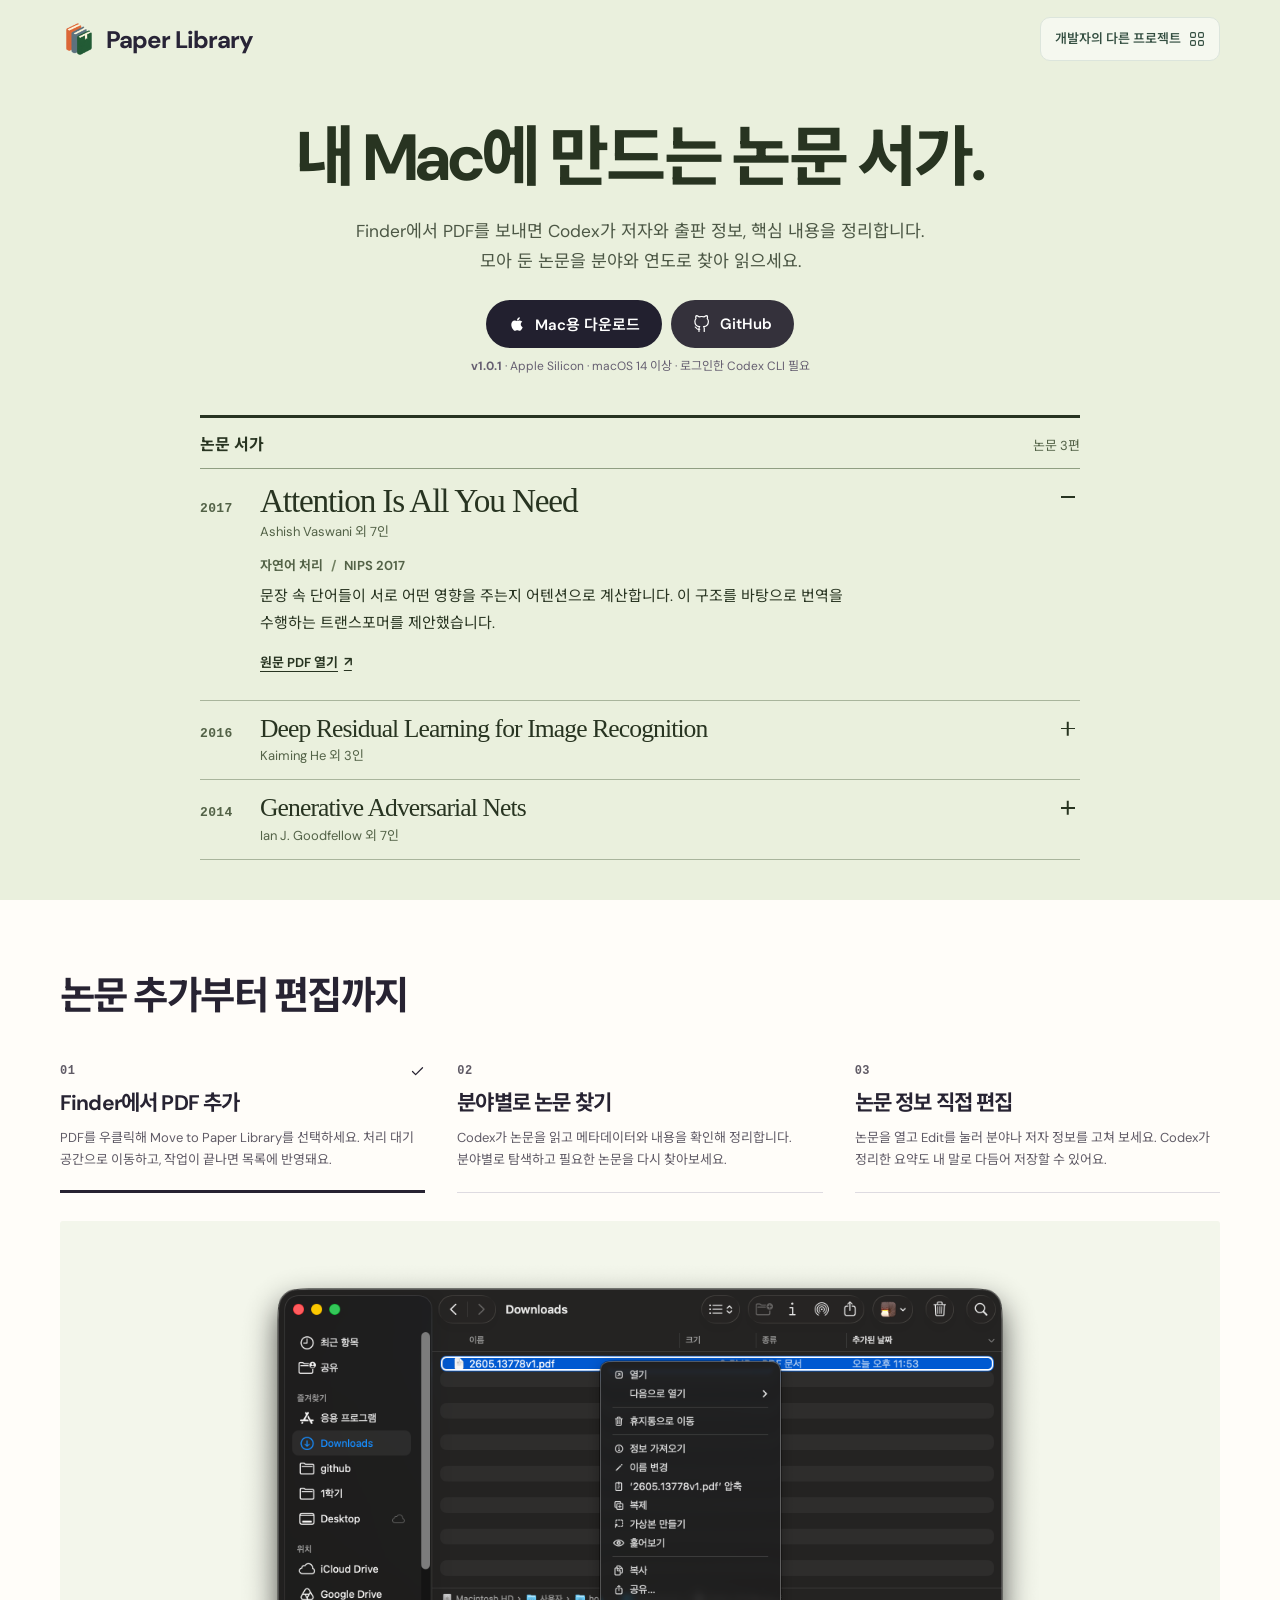
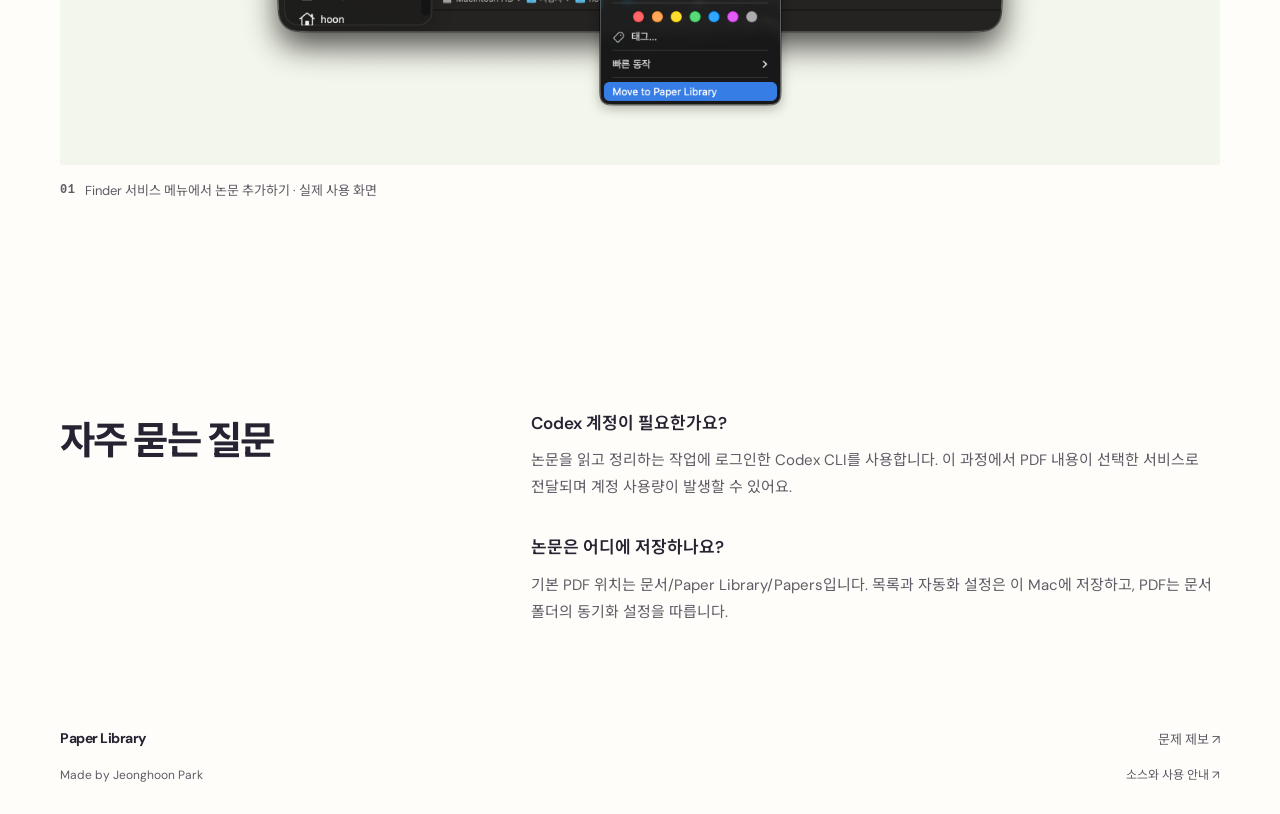
<file: website/index.html>
<!doctype html>
<!-- Source: Product cover: site/cover.html. Generated by jeonghoonpark.com/scripts/build-project-sites.py. -->
<html lang="ko">
<head>
  <meta charset="utf-8">
  <meta name="viewport" content="width=device-width,initial-scale=1">
  <meta name="theme-color" content="#eaf0dd">
  <title>Paper Library · 내 Mac의 논문 라이브러리</title>
  <meta name="description" content="PDF를 추가하면 Codex가 읽고 확인한 뒤 분야별로 정리합니다. 논문을 읽고, 메모하고, 다시 찾는 흐름을 한곳에 담았어요.">
  <meta property="og:type" content="website">
  <meta property="og:locale" content="ko_KR">
  <meta property="og:title" content="Paper Library · 내 Mac의 논문 라이브러리">
  <meta property="og:description" content="PDF를 추가하면 Codex가 읽고 확인한 뒤 분야별로 정리합니다. 논문을 읽고, 메모하고, 다시 찾는 흐름을 한곳에 담았어요.">
  <link rel="canonical" href="https://paper-library.pages.dev/"><meta property="og:url" content="https://paper-library.pages.dev/">
  <link rel="icon" href="favicon.ico">
  <link rel="icon" href="favicon-32x32.png" type="image/png" sizes="32x32">
  <link rel="icon" href="assets/product-icon.png?v=e6faabf42100" type="image/png">
  <link rel="apple-touch-icon" href="apple-touch-icon.png" sizes="180x180">
  <link rel="manifest" href="site.webmanifest">

  <link rel="stylesheet" href="assets/product-site.css">
  <link rel="stylesheet" href="assets/cover.css">
  <script src="project-directory/directory.js?v=3e394160093c" defer></script>
  <script src="assets/product-site.js" defer></script>
  <script src="assets/cover.js" defer></script>
</head>
<body class="collection-page product-paper-library ">
  <a class="skip" href="#main">본문으로 이동</a>
  <header class="masthead">
    <div class="container masthead-inner">
      <a class="brand" href="./" aria-label="Paper Library 홈">
        <img src="assets/product-icon.png?v=e6faabf42100" alt="" width="40" height="40">Paper Library
      </a>
      <nav aria-label="주요 메뉴">
        <project-directory current="paper-library" placement="header"></project-directory>
        <noscript><a href="https://jeonghoonpark.com/">개발자의 다른 프로젝트</a></noscript>
      </nav>
    </div>
  </header>
  <main id="main">
    <section class="product-cover paper-cover" aria-labelledby="paper-title">
  <div class="paper-opening container">
    <h1 id="paper-title">내 Mac에 만드는 논문 서가.</h1>
    <p class="paper-intro">Finder에서 PDF를 보내면 Codex가 저자와 출판 정보, 핵심 내용을 정리합니다.<br> 모아 둔 논문을 분야와 연도로 찾아 읽으세요.</p>
    <div class="cover-actions"><a class="button cover-download" href="/downloads/latest.dmg"><svg viewBox="0 0 24 24" aria-hidden="true"><path d="M17.05 20.28c-.98.95-2.05.8-3.08.35-1.09-.46-2.09-.48-3.24 0-1.44.62-2.2.44-3.06-.35C2.79 15.25 3.51 7.59 9.05 7.31c1.35.07 2.29.79 3.08.84 1.18-.24 2.31-.98 3.57-.89 1.51.12 2.65.72 3.4 1.8-3.12 1.87-2.38 5.98.48 7.13-.57 1.5-1.31 2.99-2.54 4.1zM12.03 7.25C11.88 5.02 13.69 3.18 15.77 3c.28 2.56-2.32 4.47-3.74 4.25z"/></svg>Mac용 다운로드</a><a class="button github-link" href="https://github.com/hoonably/paper-library" target="_blank" rel="noreferrer"><svg viewBox="0 0 24 24" aria-hidden="true"><path d="M9 19c-4.3 1.4-4.3-2.5-6-3m12 6v-3.87a3.37 3.37 0 0 0-.94-2.61c3.14-.35 6.44-1.54 6.44-7A5.44 5.44 0 0 0 19 4.77 5.07 5.07 0 0 0 18.91 1S17.73.65 15 2.48a13.38 13.38 0 0 0-7 0C5.27.65 4.09 1 4.09 1A5.07 5.07 0 0 0 4 4.77a5.44 5.44 0 0 0-1.5 3.78c0 5.42 3.3 6.61 6.44 7A3.37 3.37 0 0 0 8 18.13V22"/></svg><span>GitHub</span></a></div>
    <p class="cover-platform"><strong class="cover-version">v1.0.1</strong> · Apple Silicon · macOS 14 이상 · 로그인한 Codex CLI 필요</p>
  </div>
  <section class="paper-shelf container" aria-labelledby="paper-shelf-title">
    <header class="paper-shelf-heading">
      <h2 id="paper-shelf-title">논문 서가</h2>
      <p>논문 3편</p>
    </header>
    <details class="paper-record" name="sample-paper" open>
      <summary>
        <span class="paper-year">2017</span>
        <span class="paper-citation">
          <cite lang="en">Attention Is All You Need</cite>
          <span>Ashish Vaswani 외 7인</span>
        </span>
        <span class="paper-toggle" aria-hidden="true"></span>
      </summary>
      <div class="paper-annotation">
        <p class="paper-meta">자연어 처리 <span aria-hidden="true">/</span> NIPS 2017</p>
        <p>문장 속 단어들이 서로 어떤 영향을 주는지 어텐션으로 계산합니다. 이 구조를 바탕으로 번역을 수행하는 트랜스포머를 제안했습니다.</p>
        <a href="https://arxiv.org/pdf/1706.03762">원문 PDF 열기 <span aria-hidden="true">↗</span></a>
      </div>
    </details>
    <details class="paper-record" name="sample-paper">
      <summary>
        <span class="paper-year">2016</span>
        <span class="paper-citation">
          <cite lang="en">Deep Residual Learning for Image Recognition</cite>
          <span>Kaiming He 외 3인</span>
        </span>
        <span class="paper-toggle" aria-hidden="true"></span>
      </summary>
      <div class="paper-annotation">
        <p class="paper-meta">컴퓨터 비전 <span aria-hidden="true">/</span> CVPR 2016</p>
        <p>입력을 뒤쪽 층으로 바로 전달하는 연결을 두고 각 층은 입력에 더할 차이를 학습합니다. 이 방법으로 깊은 이미지 인식 모델을 훈련했습니다.</p>
        <a href="https://arxiv.org/pdf/1512.03385">원문 PDF 열기 <span aria-hidden="true">↗</span></a>
      </div>
    </details>
    <details class="paper-record" name="sample-paper">
      <summary>
        <span class="paper-year">2014</span>
        <span class="paper-citation">
          <cite lang="en">Generative Adversarial Nets</cite>
          <span>Ian J. Goodfellow 외 7인</span>
        </span>
        <span class="paper-toggle" aria-hidden="true"></span>
      </summary>
      <div class="paper-annotation">
        <p class="paper-meta">생성 모델 <span aria-hidden="true">/</span> NIPS 2014</p>
        <p>생성기는 데이터를 만들고, 판별기는 생성된 데이터와 실제 학습 데이터를 구별합니다. 두 모델이 경쟁하며 함께 학습하는 방법을 제시했습니다.</p>
        <a href="https://arxiv.org/pdf/1406.2661">원문 PDF 열기 <span aria-hidden="true">↗</span></a>
      </div>
    </details>
  </section>
</section>

    <section class="features container" id="features" aria-labelledby="features-title">
      <div class="section-top"><h2 id="features-title">논문 추가부터 편집까지</h2></div>
      <div class="feature-gallery" data-feature-gallery><div class="feature-grid" role="tablist" aria-label="기능별 화면"><button class="feature" type="button" role="tab" id="paper-library-feature-1" aria-selected="true" aria-controls="paper-library-screen-1" tabindex="0"><span class="feature-number">01</span><span class="feature-indicator" aria-hidden="true"><svg viewBox="0 0 24 24" fill="none" stroke="currentColor" stroke-width="2" stroke-linecap="round" stroke-linejoin="round"><path d="m20 6-11 11-5-5"/></svg></span><span class="feature-title">Finder에서 PDF 추가</span><span class="feature-description">PDF를 우클릭해 Move to Paper Library를 선택하세요. 처리 대기 공간으로 이동하고, 작업이 끝나면 목록에 반영돼요.</span></button><button class="feature" type="button" role="tab" id="paper-library-feature-2" aria-selected="false" aria-controls="paper-library-screen-2" tabindex="-1"><span class="feature-number">02</span><span class="feature-indicator" aria-hidden="true"><svg viewBox="0 0 24 24" fill="none" stroke="currentColor" stroke-width="2" stroke-linecap="round" stroke-linejoin="round"><path d="m20 6-11 11-5-5"/></svg></span><span class="feature-title">분야별로 논문 찾기</span><span class="feature-description">Codex가 논문을 읽고 메타데이터와 내용을 확인해 정리합니다. 분야별로 탐색하고 필요한 논문을 다시 찾아보세요.</span></button><button class="feature" type="button" role="tab" id="paper-library-feature-3" aria-selected="false" aria-controls="paper-library-screen-3" tabindex="-1"><span class="feature-number">03</span><span class="feature-indicator" aria-hidden="true"><svg viewBox="0 0 24 24" fill="none" stroke="currentColor" stroke-width="2" stroke-linecap="round" stroke-linejoin="round"><path d="m20 6-11 11-5-5"/></svg></span><span class="feature-title">논문 정보 직접 편집</span><span class="feature-description">논문을 열고 Edit를 눌러 분야나 저자 정보를 고쳐 보세요. Codex가 정리한 요약도 내 말로 다듬어 저장할 수 있어요.</span></button></div><div class="feature-viewer"><figure class="feature-panel" id="paper-library-screen-1" role="tabpanel" aria-labelledby="paper-library-feature-1"><button class="feature-stage" type="button" data-image="assets/features/finder.png" aria-label="Finder에서 PDF 추가 화면 크게 보기"><img src="assets/features/finder.png" alt="Finder 서비스 메뉴에서 논문 추가하기 · 실제 사용 화면" width="2064" height="1188" decoding="async" loading="eager"></button><figcaption><span class="feature-caption-number">01</span>Finder 서비스 메뉴에서 논문 추가하기 · 실제 사용 화면</figcaption></figure><figure class="feature-panel" id="paper-library-screen-2" role="tabpanel" aria-labelledby="paper-library-feature-2" hidden><button class="feature-stage" type="button" data-image="assets/app-overview.webp" aria-label="분야별로 논문 찾기 화면 크게 보기"><img src="assets/app-overview.webp" alt="읽고 정리한 논문을 분야별로 찾기" width="3200" height="1944" decoding="async" loading="lazy"></button><figcaption><span class="feature-caption-number">02</span>읽고 정리한 논문을 분야별로 찾기</figcaption></figure><figure class="feature-panel" id="paper-library-screen-3" role="tabpanel" aria-labelledby="paper-library-feature-3" hidden><button class="feature-stage" type="button" data-image="assets/features/edit-paper.webp" aria-label="논문 정보 직접 편집 화면 크게 보기"><img src="assets/features/edit-paper.webp" alt="Attention Is All You Need의 분야와 요약을 편집하는 화면" width="1496" height="1100" decoding="async" loading="lazy"></button><figcaption><span class="feature-caption-number">03</span>Attention Is All You Need의 분야와 요약을 편집하는 화면</figcaption></figure></div></div>
    </section>
    <section class="faq container" aria-labelledby="faq-title">
      <h2 id="faq-title">자주 묻는 질문</h2>
      <div><article class="faq-item"><h3>Codex 계정이 필요한가요?</h3><p>논문을 읽고 정리하는 작업에 로그인한 Codex CLI를 사용합니다. 이 과정에서 PDF 내용이 선택한 서비스로 전달되며 계정 사용량이 발생할 수 있어요.</p></article><article class="faq-item"><h3>논문은 어디에 저장하나요?</h3><p>기본 PDF 위치는 문서/Paper Library/Papers입니다. 목록과 자동화 설정은 이 Mac에 저장하고, PDF는 문서 폴더의 동기화 설정을 따릅니다.</p></article></div>
    </section>
  </main>
  <footer class="footer container">
    <div class="footer-top"><a class="footer-brand" href="./">Paper Library</a><div class="footer-links"><a href="https://github.com/hoonably/paper-library/issues">문제 제보 ↗</a></div></div>
    <div class="footer-bottom"><span>Made by <a href="https://jeonghoonpark.com/">Jeonghoon Park</a></span><a href="https://github.com/hoonably/paper-library">소스와 사용 안내 ↗</a></div>
  </footer>
  <dialog class="image-dialog" aria-label="앱 화면 크게 보기">
    <button type="button" aria-label="확대 화면 닫기"><img alt=""></button>
  </dialog>
</body>
</html>
</file>
<file: website/assets/product-site.css>
@import url("https://fonts.googleapis.com/css2?family=DM+Sans:wght@400;500;600;650;700;750;800&family=Noto+Sans+KR:wght@400;450;500;550;600;650;700;750;800&display=swap");
/* Shared type, navigation, galleries and downloads for the product collection. */
:root{--ink:#243d32;--muted:#5f7166;--accent:#256b54;--soft:#edf4ee;--line:#dfe7de;--paper:#f8faf8;color-scheme:light;font-synthesis:none}

*{box-sizing:border-box}
html{scroll-behavior:smooth;scroll-padding-top:28px}
body{margin:0;min-width:320px;background:var(--paper);color:var(--ink);font-family:"DM Sans","Noto Sans KR",-apple-system,BlinkMacSystemFont,sans-serif;-webkit-font-smoothing:antialiased}
a{color:inherit;text-decoration:none}
button{font:inherit;cursor:pointer}
button,a{-webkit-tap-highlight-color:transparent}
button:focus-visible,a:focus-visible{outline:2px solid var(--accent);outline-offset:5px}
svg{width:22px;height:22px;fill:none;stroke:currentColor;stroke-width:1.6;stroke-linecap:round;stroke-linejoin:round}
img{display:block;max-width:100%;height:auto}
p,h1,h2,h3,figure{margin:0}
.container{width:min(1080px,calc(100% - 96px));margin-inline:auto}
.skip{position:fixed;top:-80px;left:20px;background:var(--ink);color:white;padding:12px;z-index:10}
.skip:focus{top:15px}

.section-top{display:flex;align-items:flex-end;justify-content:space-between;gap:20px;margin-bottom:28px}
.section-top h2,.faq h2{font-size:26px;font-weight:680;letter-spacing:-1px;line-height:normal;margin-top:12px}
.section-top>p{font-size:12px;line-height:1.8;color:var(--muted)}
.feature-grid{display:grid;grid-template-columns:repeat(3,minmax(0,1fr));gap:20px}
.feature{padding:29px 30px 22px;border:1px solid var(--line);border-radius:13px;background:#fff}
.feature-number{color:var(--muted);font-size:10px}
.feature h3,.feature-title{display:block;font-size:21px;font-weight:670;margin:22px 0 12px;letter-spacing:-.7px;word-break:keep-all}
.feature p,.feature-description{display:block;font-size:12px;line-height:1.9;color:var(--muted);word-break:keep-all}
.feature-gallery{--stage-height:520px;--caption-height:48px}
.feature-gallery .feature{position:relative;display:flex;flex-direction:column;align-items:flex-start;justify-content:flex-start;text-align:left;color:var(--ink);transition:transform .16s,border-color .16s,background .16s,box-shadow .16s}
.feature-gallery .feature:hover{transform:translateY(-3px);border-color:var(--accent);box-shadow:0 10px 25px #35573b0c}
.feature-gallery .feature[aria-selected="true"]{border-color:var(--accent);background:color-mix(in srgb,var(--accent) 5%,white)}
.feature-indicator{position:absolute;top:29px;right:25px;width:15px;height:15px;color:var(--accent);opacity:0}
.feature-indicator svg{display:block;width:15px;height:15px;stroke-width:2}
.feature[aria-selected="true"] .feature-indicator{opacity:1}
.feature-viewer{height:calc(var(--stage-height) + var(--caption-height));margin-top:28px}
.feature-panel{height:100%;margin:0}
.feature-panel[hidden]{display:none}
.feature-stage{position:relative;display:flex;align-items:center;justify-content:center;width:100%;height:var(--stage-height);padding:20px;border:1px solid var(--line);border-radius:14px;background:#eef3ee;overflow:hidden;cursor:zoom-in}
.feature-stage img{display:block;flex:none;width:auto;height:auto;max-width:100%;max-height:100%;object-fit:contain;min-width:0;min-height:0}
.feature-panel figcaption{display:flex;align-items:center;gap:10px;height:var(--caption-height);font-size:12px;line-height:1.65;color:var(--muted);overflow:hidden}
.feature-caption-number{flex:none;color:var(--accent);font-size:10px;font-weight:650}
@media(max-width:800px){.feature-gallery{--stage-height:420px}}
@media(max-width:540px){.feature-gallery{--stage-height:300px;--caption-height:60px}.feature-stage{padding:10px}.feature-panel figcaption{font-size:11px}}
.faq{display:grid;grid-template-columns:minmax(0,1fr) minmax(0,1.6fr);gap:40px}
.faq-item + .faq-item { margin-block-start: 32px; }
.faq-item h3{font-size:13px;font-weight:600;line-height:1.7;word-break:keep-all}
.faq-item p{font-size:12px;line-height:1.9;color:var(--muted);margin-top:10px;word-break:keep-all}
.footer { padding-block: clamp(72px, 8vw, 120px) 28px; }
.footer-top{display:flex;align-items:center;justify-content:space-between;gap:25px}
.footer-brand{font-size:14px;font-weight:700;letter-spacing:-.5px}
.footer-links{display:flex;align-items:center;gap:24px;font-size:13px;color:var(--muted)}
.footer-bottom{display:flex;justify-content:space-between;gap:20px;margin-top:17px;font-size:10px;line-height:1.8;color:var(--muted)}
.footer-bottom a:hover{text-decoration:underline}
.image-dialog{width:fit-content;max-width:min(1200px,94vw);max-height:92dvh;padding:0;border:0;border-radius:0;background:transparent;overflow:visible;box-shadow:none}
.image-dialog::backdrop{background:#14271db3;backdrop-filter:blur(4px)}
.image-dialog img{width:auto;height:auto;max-width:min(1200px,94vw);max-height:92dvh;object-fit:contain;cursor:zoom-out}
.image-dialog button{display:block;margin:0;padding:0;border:0;border-radius:0;background:transparent;cursor:zoom-out}
.screenshot img,.feature-stage img,.image-dialog img{border-radius:12px;box-shadow:0 2px 6px #14271d0a,0 10px 24px #14271d1a}
/* Follow the captured native dialog curves, including the antialiased edge. */
img[src$="/transcribe.webp"]{border-radius:.96875% / 1.6766%}
img[src$="/speakers.webp"]{border-radius:1.3157% / 1.6169%}
/* Finder already contains its original transparent window and menu shadows. */
img[src$="/finder.png"]{border-radius:0;box-shadow:none}


.collection-page {
  --paper: #fffdf9;
  --cover-paper: #f4f0fa;
  --ink: #272332;
  --muted: #605b66;
  --line: #dedbe1;
  --accent: #685187;
  --masthead-height: 78px;
  background: var(--paper);
  color: var(--ink);
}
.collection-page ::selection { color: #252032; background: #e1ccef; }
.collection-page .container { width: min(1160px, calc(100% - 80px)); }
.collection-page .masthead,
.collection-page .product-cover { background-color: var(--cover-paper); }
.product-cover {
  min-height: calc(100svh - var(--masthead-height));
  display: grid;
  grid-template-columns: minmax(0, 1fr);
  align-content: center;
  gap: clamp(24px, 3vw, 40px);
  padding-block: clamp(24px, 4svh, 56px);
}
.masthead-inner { display: flex; justify-content: space-between; align-items: center; min-height: var(--masthead-height); }
.masthead .brand { display: inline-flex; align-items: center; font-weight: 750; gap: 8px; color: #282436; font-size: 24px; letter-spacing: -.04em; }
.masthead .brand img { width: 38px; height: 38px; }
.cover-actions { display: flex; justify-content: center; align-items: center; gap: 9px; margin: 24px 0 9px; }
.cover-actions a {
  display: inline-flex;
  align-items: center;
  justify-content: center;
  gap: 9px;
  min-height: 48px;
  padding: 0 22px;
  border: 0;
  border-radius: 999px;
  background: #22202f;
  color: #fff;
  font-size: 15px;
  font-weight: 600;
  transition: background .18s ease-out, transform .18s ease-out;
}
.cover-actions .github-link { background: #34313b; }
.cover-actions .github-link span[aria-hidden] { display: none; }
.cover-actions svg { width: 18px; height: 18px; }
.cover-actions .cover-download svg { fill: currentColor; stroke: none; }
.product-macro-studio .cover-download svg { fill: none; stroke: currentColor; }
.cover-actions a:hover { background: #4a4058; transform: translateY(-1px); }
.cover-platform { color: #665f71; font-size: 12px; line-height: 1.6; }
.collection-page .features { padding-block-start: clamp(40px, 5vw, 80px); }
.collection-page .section-top h2,
.collection-page .faq h2 { margin: 0; font-size: clamp(26px, 3vw, 44px); font-weight: 700; letter-spacing: -.04em; }
.collection-page .section-top { margin-bottom: 26px; }
.collection-page .faq { margin-block-start: clamp(120px, calc(64px + 10vw), 216px); }
.collection-page .faq-item h3 { font-size: 17px; }
.collection-page .faq-item p { font-size: 15px; line-height: 1.8; }
.collection-page .footer-bottom { font-size: 12px; }
.collection-page .feature-gallery {
  --gallery-ink: var(--ink);
  --gallery-muted: var(--muted);
  --gallery-rule: var(--line);
  --gallery-field: color-mix(in srgb, var(--cover-paper) 58%, white);
  --stage-height: clamp(26rem, 44vw, 34rem);
  --caption-height: 3.25rem;
}

.collection-page .feature-grid {
  grid-template-columns: repeat(3, minmax(0, 1fr));
  gap: clamp(12px, 2.5vw, 36px);
}

.collection-page .feature-gallery .feature {
  display: grid;
  grid-template-columns: minmax(0, 1fr) auto;
  grid-template-rows: auto auto 1fr;
  align-items: start;
  align-content: start;
  gap: 9px;
  padding: 16px 0 20px;
  border: 0;
  border-bottom: 1px solid var(--gallery-rule);
  border-radius: 0;
  color: var(--gallery-ink);
  background: transparent;
  box-shadow: none;
  transform: none;
}

.collection-page .feature-gallery .feature:hover {
  border-color: var(--gallery-ink);
}

.collection-page .feature-gallery .feature[aria-selected="true"] {
  border-color: var(--gallery-ink);
  box-shadow: inset 0 -2px var(--gallery-ink);
}

.collection-page .feature-gallery :focus-visible {
  outline: 3px solid #6843a1;
  outline-offset: 3px;
  z-index: 1;
}

.collection-page .feature-number,
.collection-page .feature-caption-number {
  font: 600 12px/1.4 ui-monospace, monospace;
  letter-spacing: .04em;
  color: var(--gallery-muted);
}

.collection-page .feature-indicator {
  position: static;
  align-self: center;
  color: var(--gallery-ink);
}

.collection-page .feature-title,
.collection-page .feature-description {
  grid-column: 1 / -1;
  margin: 0;
}

.collection-page .feature-title {
  font-size: clamp(18px, 1.65vw, 24px);
  line-height: 1.4;
  letter-spacing: -.04em;
}

.collection-page .feature-description,
.collection-page .feature-panel figcaption {
  color: var(--gallery-muted);
  font-size: 13px;
  line-height: 1.7;
}

.collection-page .feature-viewer {
  margin-top: 28px;
}

.collection-page .feature-stage,
.collection-page .summary-proof {
  min-width: 0;
  padding: clamp(18px, 3vw, 42px);
  border: 0;
  border-radius: 3px;
  background: var(--gallery-field);
}

@media (max-width: 600px) {
  .collection-page .feature-grid {
    grid-template-columns: minmax(0, 1fr);
    gap: 0;
    border-top: 1px solid var(--gallery-rule);
  }

  .collection-page .feature-gallery .feature {
    grid-template-columns: auto minmax(0, 1fr) auto;
    grid-template-rows: auto;
    align-items: center;
    gap: 6px 12px;
    padding: 13px 2px;
  }

  .collection-page .feature-title {
    grid-area: 1 / 2;
    font-size: 17px;
  }

  .collection-page .feature-indicator { grid-area: 1 / 3; }
  .collection-page .feature-description { grid-column: 2 / -1; }


  .collection-page .feature-viewer { margin-top: 16px; }
  .collection-page .feature-panel figcaption { font-size: 12px; }
}

@media (max-width: 800px) {
  .collection-page .container { width: calc(100% - 44px); }
  .collection-page { --masthead-height: 68px; }
  .section-top { align-items: flex-start; flex-direction: column; gap: 10px; }
}
@media (max-width: 540px) {
  .collection-page .container { width: calc(100% - 36px); }
  .masthead .brand { font-size: 21px; }
  .masthead .brand img { width: 32px; height: 32px; }
  .cover-actions { gap: 7px; }
  .cover-actions a { min-height: 46px; padding-inline: 17px; font-size: 14px; }
  .faq { grid-template-columns: 1fr; gap: 30px; }
  .footer-bottom { flex-direction: column; gap: 5px; }
}
@media (prefers-reduced-motion: reduce) {
  html { scroll-behavior: auto; }
  *, *::before, *::after { animation-duration: 0s !important; transition-duration: 0s !important; }
}

/* Embedded covers size to their content; viewport height comes from Explore. */
.product-embed body { min-width: 0; }
.product-embed .product-cover { min-height: 0; padding-block: clamp(24px, 4vw, 48px); }
.product-embed .pickly-album { --print-height: clamp(150px, 22vw, 270px); }
</file>
<file: website/assets/cover.css>
.product-paper-library {
  --cover-paper: #eaf0dd;
  --cover-ink: #283421;
  --accent: #41623b;
}

.paper-cover {
  background: var(--cover-paper);
  color: var(--cover-ink);
}

.paper-opening { text-align: center; }

.paper-opening h1 {
  margin: 0;
  font-size: clamp(38px, 5.1vw, 76px);
  line-height: 1.22;
  font-weight: 750;
  letter-spacing: -.04em;
  text-wrap: balance;
  word-break: keep-all;
}

.paper-intro {
  margin: 18px auto 0;
  color: #4c5745;
  font-size: clamp(15px, 1.35vw, 19px);
  line-height: 1.75;
  text-wrap: balance;
  word-break: keep-all;
}

.paper-shelf {
  min-width: 0;
  max-width: 880px;
  border-top: 3px solid var(--cover-ink);
}

.paper-shelf-heading {
  display: flex;
  align-items: baseline;
  justify-content: space-between;
  padding: 13px 0;
  border-bottom: 1px solid #909e82;
}

.paper-shelf-heading h2 { font-size: 16px; font-weight: 700; }
.paper-shelf-heading p,
.paper-year,
.paper-citation > span,
.paper-meta {
  color: #536247;
  font-size: 13px;
  line-height: 1.5;
}

.paper-record {
  --citation-gutter: 60px;
  border-bottom: 1px solid #a9b59c;
}

.paper-record summary {
  position: relative;
  display: grid;
  grid-template-columns: var(--citation-gutter) minmax(0, 1fr) 20px;
  align-items: baseline;
  padding: 14px 0;
  cursor: pointer;
  list-style: none;
}

.paper-record summary::-webkit-details-marker { display: none; }
.paper-record summary:focus-visible, .paper-annotation a:focus-visible {
  outline: 2px solid #41623b;
  outline-offset: 3px;
}

.paper-record summary:hover cite { color: #546c44; }
.paper-year {
  font: 600 13px/1.5 ui-monospace, monospace;
  letter-spacing: .025em;
}

.paper-citation { display: grid; gap: 4px; padding-right: 10px; }
.paper-citation cite {
  font-family: "Iowan Old Style", "Baskerville", Georgia, serif;
  font-size: clamp(23px, 2vw, 32px);
  font-style: normal;
  font-weight: 500;
  letter-spacing: -.035em;
  line-height: 1.06;
  text-wrap: balance;
}

.paper-record[open] .paper-citation cite {
  font-size: clamp(28px, 2.6vw, 38px);
}

.paper-toggle {
  position: relative;
  width: 16px;
  height: 16px;
  align-self: start;
  margin-top: 6px;
}

.paper-toggle::before, .paper-toggle::after {
  content: "";
  position: absolute;
  top: 7px;
  left: 1px;
  width: 14px;
  height: 1.5px;
  background: var(--cover-ink);
}

.paper-toggle::after { transform: rotate(90deg); }
.paper-record[open] .paper-toggle::after { display: none; }
.paper-annotation {
  padding: 0 20px 22px var(--citation-gutter);
  max-width: 65ch;
}

.paper-meta { margin: 0 0 8px; font-weight: 650; }
.paper-meta span { margin: 0 .35em; color: #718061; }
.paper-annotation > p:not(.paper-meta) {
  margin: 0;
  font-size: 15px;
  line-height: 1.75;
  word-break: keep-all;
}

.paper-annotation a {
  display: inline-flex;
  align-items: center;
  gap: .45em;
  min-height: 32px;
  margin-top: 10px;
  font-size: 13px;
  font-weight: 650;
  text-decoration: underline;
  text-underline-offset: 4px;
}

@media (max-width: 880px) {
  .paper-record { --citation-gutter: 46px; }
}

@media (max-width: 540px) {
  .paper-opening h1 { font-size: clamp(35px, 9vw, 46px); }
  .paper-intro { margin-top: 16px; }
  .paper-intro br { display: none; }
  .paper-annotation { padding-right: 8px; }
}

@media (max-width: 400px) {
  .paper-record { --citation-gutter: 39px; }
  .paper-record summary { grid-template-columns: var(--citation-gutter) minmax(0, 1fr) 14px; }
  .paper-annotation { padding-left: 0; }
}
</file>
